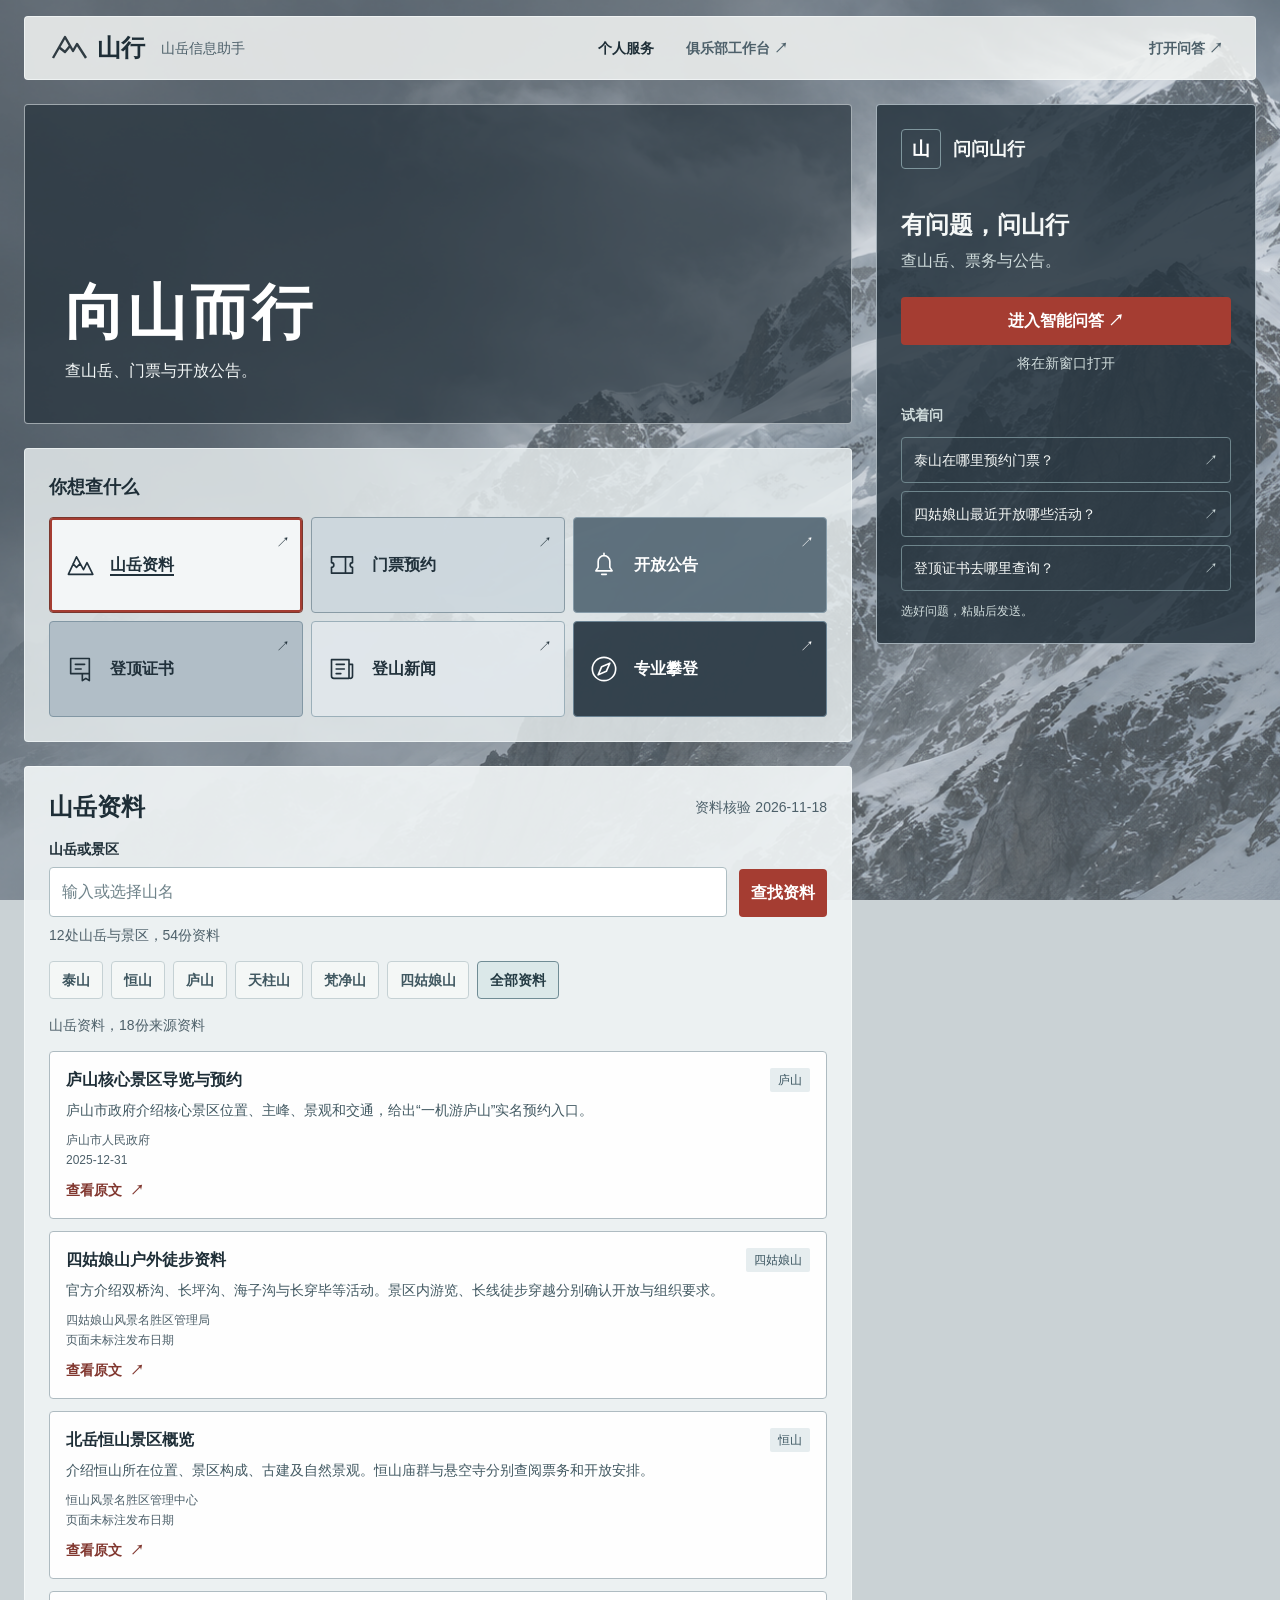
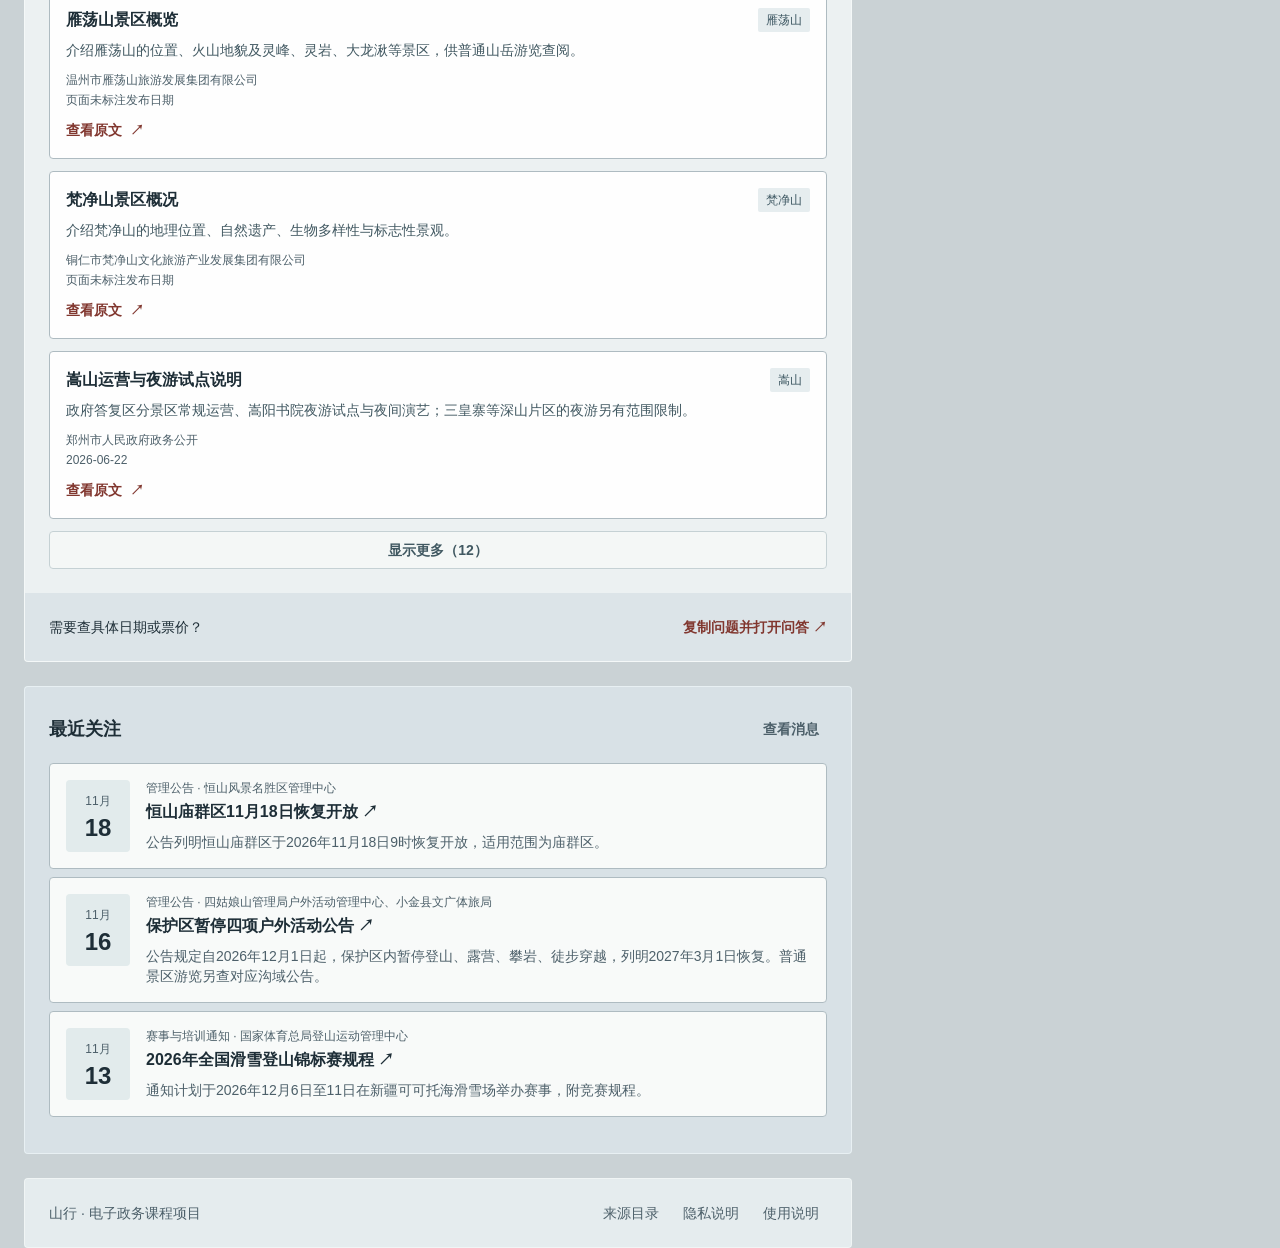
<file: index.html>
<!doctype html>
<html lang="zh-CN">
<head>
  <meta charset="UTF-8"><meta name="viewport" content="width=device-width,initial-scale=1">
  <title>山行 · 登山信息助手</title>
  <meta name="description" content="查询山岳资料、门票预约、开放公告、登顶证书和登山新闻，连接腾讯ADP智能问答。">
  <meta name="robots" content="noindex,nofollow"><meta name="theme-color" content="#263740">
  <meta property="og:title" content="山行 · 登山信息助手"><meta property="og:description" content="查清信息，再出发。"><meta property="og:type" content="website">
  <link rel="icon" href="./favicon.svg" type="image/svg+xml"><link rel="stylesheet" href="./style.css?v=fullpage-5">
</head>
<body>
<a href="#main" class="skip">跳到主要内容</a>
<header class="topbar">
  <a class="brand" href="./" aria-label="山行首页"><svg viewBox="0 0 40 40" aria-hidden="true"><path d="M4 30 16 9l8 14 4-7 9 14M11 20l5 4 5-6"/></svg><span class="heading-5">山行</span><span class="caption-2 brand-note">山岳信息助手</span></a>
  <nav aria-label="主导航"><a class="title-4 current" href="#main" aria-current="page">个人服务</a><a class="title-4" id="business-link" target="_blank" rel="noopener noreferrer">俱乐部工作台 <span aria-hidden="true">↗</span></a></nav>
  <button class="button-sm quiet" data-open-chat>打开问答 <span aria-hidden="true">↗</span></button>
</header>
<div class="layout">
<main id="main" class="main-content">
  <section class="welcome" aria-labelledby="welcome-title">
    <div class="welcome-copy"><h1 id="welcome-title" class="heading-3">向山而行</h1><p class="body-3">查山岳、门票与开放公告。</p></div>
  </section>
  <section class="services-section" aria-labelledby="services-title"><div class="section-title"><h2 id="services-title" class="title-2">你想查什么</h2></div><div class="services" id="services"></div></section>
  <section class="workspace" aria-labelledby="workspace-title">
    <div class="workspace-head"><div><p id="workspace-kicker" class="caption-1" hidden></p><h2 id="workspace-title" class="heading-5">山岳资料</h2></div><span class="caption-2" id="verified-date"></span></div>
    <form id="lookup-form" class="lookup-form"><div class="field"><label for="mountain" class="title-4">山岳或景区</label><input id="mountain" name="mountain" type="search" list="mountain-options" autocomplete="off" placeholder="输入或选择山名" maxlength="60" aria-describedby="lookup-help"><datalist id="mountain-options"></datalist></div><button class="button-md primary" type="submit">查找资料</button></form>
    <p class="caption-2" id="lookup-help"></p>
    <div class="mountain-pills" id="mountain-pills" aria-label="常用山岳"></div>
    <div id="lookup-status" class="caption-1" role="status" aria-live="polite"></div><div id="results"></div>
    <div class="ask-followup"><span class="body-6">需要查具体日期或票价？</span><button class="button-sm" id="ask-context">复制问题并打开问答 <span aria-hidden="true">↗</span></button></div>
  </section>
  <section class="news-section" aria-labelledby="news-title"><div class="section-title"><h2 id="news-title" class="title-2">最近关注</h2><button class="button-sm quiet" data-service="news">查看消息</button></div><div id="news-list" class="news-list"></div></section>
  <section class="faq-section" aria-labelledby="faq-title" hidden><h2 id="faq-title" class="title-2">常见问题</h2><div id="faq-list"></div></section>
  <footer class="footer"><p class="caption-2">山行 · 电子政务课程项目</p><div><button class="caption-1 quiet" id="sources-open">来源目录</button><button class="caption-1 quiet" data-legal="privacy">隐私说明</button><button class="caption-1 quiet" data-legal="terms">使用说明</button></div></footer>
</main>
<aside class="chat-panel" id="chat-panel" aria-labelledby="chat-title">
  <div class="chat-heading"><div class="assistant-mark" aria-hidden="true">山</div><div><h2 id="chat-title" class="title-2">问问山行</h2></div><button class="icon-button mobile-close" id="close-chat" aria-label="返回资料首页">×</button></div>
  <div class="question-guide" id="question-guide" hidden><p class="caption-1">本次问题</p><p class="body-6" id="prepared-question"></p><div><button class="button-sm" id="copy-question">复制问题</button><span class="caption-2" id="copy-status" role="status"></span></div></div>
  <div class="launch-pad"><h3 class="heading-5">有问题，问山行</h3><p class="body-3">查山岳、票务与公告。</p><a id="launch-chat" class="button-md primary" target="_blank" rel="noopener noreferrer">进入智能问答 ↗</a><p class="caption-2">将在新窗口打开</p><div class="quick-questions"><p class="title-4">试着问</p><button class="body-6" data-direct-question="泰山在哪里预约门票？只给官方入口和操作办法。">泰山在哪里预约门票？ <span aria-hidden="true">↗</span></button><button class="body-6" data-direct-question="帮我查四姑娘山最新的开放公告，区分普通景区游览、徒步穿越和大峰攀登。">四姑娘山最近开放哪些活动？ <span aria-hidden="true">↗</span></button><button class="body-6" data-direct-question="我想查询登顶证书，应该先找哪个颁发机构？">登顶证书去哪里查询？ <span aria-hidden="true">↗</span></button><p class="caption-5">选好问题，粘贴后发送。</p></div></div>
  <div class="chat-footer" hidden><a id="standalone-chat" target="_blank" rel="noopener noreferrer">独立窗口</a></div>
</aside>
</div>
<nav class="mobile-bottom" aria-label="手机导航"><button class="button-sm active" id="mobile-home">资料首页</button><button class="button-sm" data-open-chat>智能问答</button></nav>
<dialog id="info-dialog"><div class="dialog-head"><h2 class="heading-5" id="dialog-title"></h2><button class="icon-button" id="dialog-close" aria-label="关闭">×</button></div><div id="dialog-body"></div></dialog>
<script type="module" src="./app.js?v=knowledge-20261118"></script>
</body></html>
</file>
<file: style.css>
:root{--ink:#1e2e37;--muted:#4d606a;--snow:#eff2f1;--ice:#c4ced1;--line:#aebbc1;--rock:#303c43;--red:#a53d32;--curve:cubic-bezier(.22,1,.36,1)}
*{box-sizing:border-box}html{scroll-behavior:smooth}body{position:relative;isolation:isolate;min-height:100vh;margin:0;background:#cad2d5;color:var(--ink);font-family:Manrope,"PingFang SC","Microsoft YaHei",sans-serif;font-size:16px;line-height:24px}body::before{content:"";position:fixed;inset:0;z-index:-1;pointer-events:none;background:url("./assets/mountain.png") center 38%/cover no-repeat;opacity:.67}
button,input,select{font:inherit}button,a{touch-action:manipulation}button{border:0;background:transparent;color:inherit;cursor:pointer}a{color:inherit;text-decoration:none}a:hover{text-decoration:underline}p,h1,h2,h3{margin:0}p{text-wrap:pretty}h1,h2,h3{text-wrap:balance}svg{display:block}[hidden]{display:none!important}button:disabled{cursor:wait;opacity:.6}a:focus-visible,button:focus-visible,input:focus-visible,summary:focus-visible{outline:3px solid #c35847;outline-offset:4px}
.heading-3{font-size:36px;line-height:40px;font-weight:600}.heading-5{font-size:24px;line-height:32px;font-weight:600}.title-2{font-size:18px;line-height:28px;font-weight:600}.title-3{font-size:16px;line-height:24px;font-weight:600}.title-4{font-size:14px;line-height:20px;font-weight:600}.body-3{font-size:16px;line-height:24px}.body-6{font-size:14px;line-height:20px}.button-md{font-size:16px;line-height:24px;font-weight:600}.button-sm{font-size:14px;line-height:20px;font-weight:600}.caption-1{font-size:14px;line-height:20px;font-weight:500}.caption-2{font-size:14px;line-height:20px;color:var(--muted)}.caption-5{font-size:12px;line-height:16px;color:var(--muted)}
.skip{position:fixed;left:16px;top:-96px;z-index:100;background:#fff;padding:16px}.skip:focus{top:8px}.topbar{max-width:1500px;margin:16px auto 0;width:calc(100% - 48px);min-height:64px;padding:8px 24px;display:flex;align-items:center;justify-content:space-between;gap:24px;background:rgba(239,242,241,.88);border:1px solid rgba(246,249,249,.72);border-radius:4px}.brand{display:flex;gap:8px;align-items:center;white-space:nowrap}.brand:hover{text-decoration:none}.brand svg{width:40px;height:40px;fill:none;stroke:var(--rock);stroke-width:2.4;stroke-linejoin:round}.brand-note{margin-left:8px}.topbar nav{display:flex;align-items:center;gap:32px}.topbar nav a{color:var(--muted);padding:8px 0}.topbar nav .current{color:var(--ink)}.quiet{padding:8px;color:var(--muted)}
.layout{max-width:1500px;margin:24px auto 0;padding:0 24px;display:grid;grid-template-columns:minmax(0,1fr) minmax(320px,380px);align-items:start;gap:24px}.main-content{min-width:0}.welcome{position:relative;overflow:hidden;display:flex;align-items:flex-end;min-height:320px;padding:40px;background:rgba(30,43,53,.62);border:1px solid rgba(235,242,245,.58);border-radius:4px}.welcome-copy{position:relative;z-index:1;max-width:680px;color:#fff;text-shadow:none}.welcome h1{font-size:60px;line-height:60px;font-weight:600;letter-spacing:.04em}.welcome p{margin-top:16px;color:#f3f7f7}
.services-section{margin-top:24px;padding:24px;background:rgba(231,237,239,.84);border:1px solid rgba(244,248,249,.68);border-radius:4px}.section-title{display:flex;align-items:center;justify-content:space-between;gap:16px;margin-bottom:16px}.services{display:grid;grid-template-columns:repeat(3,minmax(0,1fr));gap:8px}.service{--card-surface:rgba(244,247,248,.96);--card-ink:#21313b;--card-line:#9caeb7;position:relative;display:flex;align-items:center;gap:16px;text-align:left;min-height:96px;padding:16px;background:var(--card-surface);color:var(--card-ink);border:1px solid var(--card-line);border-radius:4px;transition:transform .3s var(--curve)}
.service[data-service="guide"]{--card-surface:rgba(244,247,248,.96)}
.service[data-service="tickets"]{--card-surface:rgba(205,215,221,.96);--card-line:#899ba5}
.service[data-service="notices"]{--card-surface:rgba(89,108,120,.96);--card-ink:#fff;--card-line:#869ba8}
.service[data-service="certificates"]{--card-surface:rgba(175,189,198,.96);--card-line:#8297a4}
.service[data-service="news"]{--card-surface:rgba(224,231,235,.96);--card-line:#9bafb9}
.service[data-service="professional"]{--card-surface:rgba(45,60,71,.96);--card-ink:#fff;--card-line:#6b8393}
.service:focus-visible{outline:2px solid #f4f8f9;outline-offset:2px;box-shadow:0 0 0 6px #233540}.service:hover{transform:translateY(-2px)}.service:active{transform:translateY(1px)}.service.selected{border-color:#79372e;box-shadow:inset 0 0 0 2px var(--red)}.service.selected .title-3{text-decoration:underline;text-decoration-thickness:2px;text-underline-offset:4px}.service .service-icon{width:28px;height:28px;flex:0 0 28px;color:var(--card-ink)}.service .title-3{padding-right:16px}.service .caption-5{display:none}.service .small-arrow{position:absolute;right:12px;top:12px;color:var(--card-ink);font-size:14px}
.workspace{scroll-margin-top:24px;margin-top:24px;background:rgba(239,243,244,.94);border:1px solid rgba(247,250,250,.78);border-radius:4px;overflow:hidden}.workspace-head{display:flex;align-items:center;justify-content:space-between;gap:16px;padding:24px 24px 16px}.workspace-head>span{text-align:right}.lookup-form{display:flex;align-items:flex-end;gap:12px;padding:0 24px}.field{flex:1;min-width:0}.field label{display:block;margin-bottom:8px}input{width:100%;min-height:48px;padding:12px;border:1px solid #aebec3;border-radius:4px;background:#fff;color:var(--ink)}input::placeholder{color:#6f838a}.primary{display:inline-flex;align-items:center;justify-content:center;min-height:48px;padding:8px 12px;border-radius:4px;background:var(--red);color:#fff;text-align:center}.primary:hover{background:#843126;color:#fff;text-decoration:none}.lookup-form>.primary{flex-shrink:0}#lookup-help{padding:8px 24px 0}.mountain-pills{display:flex;flex-wrap:wrap;gap:8px;padding:16px 24px}.pill{padding:8px 12px;border:1px solid #c5d1d4;border-radius:4px;background:#f4f7f6;color:#405861}.pill.active{background:#dbe8e9;border-color:#708c95;color:#233a43}#lookup-status{padding:0 24px;color:var(--muted)}#lookup-status:not(:empty){padding-bottom:16px}#results{display:grid;gap:12px;padding:0 24px 24px}.source-card{min-width:0;padding:16px;border:1px solid var(--line);border-radius:4px;background:rgba(255,255,255,.94)}.source-top{display:flex;align-items:flex-start;justify-content:space-between;gap:16px;margin-bottom:8px}.source-card .body-6{margin:8px 0 12px;color:#425962}.source-card .caption-5{display:block}.source-card .source-date{margin-top:4px}.source-card a{display:inline-flex;align-items:center;gap:8px;color:#81372f}.badge{display:inline-block;padding:4px 8px;background:#e6edef;color:#3c5661;font-size:12px;line-height:16px;font-weight:500;border-radius:2px;white-space:nowrap}.notice-summary,.info-block{padding:16px;border-radius:4px;background:#dbe3e7}.notice-summary{border:1px solid #b9cbcd}.notice-summary p,.info-block p+p{margin-top:8px}.notice-summary .dates{display:flex;flex-wrap:wrap;gap:8px 24px;margin:12px 0}.notice-summary a,.inline-link{color:#81372f}.info-block ul,.info-block ol{padding-left:24px;margin:12px 0}.info-block li+li{margin-top:8px}.inline-link{display:inline-flex;align-items:center;gap:8px;margin-top:12px}.ask-followup{display:flex;align-items:center;justify-content:space-between;gap:16px;padding:16px 24px;background:#dce4e8}.ask-followup button{padding:8px 0;color:#81372f}.empty{padding:24px;background:#e9f0f0;border-radius:4px}.empty h3{margin-bottom:8px}.empty p{margin-bottom:16px;color:var(--muted)}.empty button{padding:8px 12px;border-radius:4px;background:var(--rock);color:#fff}
.news-section{margin-top:24px;padding:24px;background:rgba(218,227,232,.90);border:1px solid rgba(239,245,248,.72);border-radius:4px}.news-list{display:grid;gap:8px;margin-bottom:12px}.news-item{display:flex;align-items:flex-start;gap:16px;padding:16px;background:#f8faf9;border:1px solid var(--line);border-radius:4px}.news-date{width:64px;flex:0 0 64px;padding:8px;text-align:center;background:#e2ebec;border-radius:4px}.news-date strong{display:block;font-size:24px;line-height:32px;font-weight:600}.news-content{min-width:0}.news-content .caption-5{margin-bottom:4px}.news-content .body-6{margin-top:8px;color:var(--muted)}.faq-section{margin-top:32px}.faq-section h2{margin-bottom:16px}details{padding:16px 0;border-bottom:1px solid var(--line)}summary{cursor:pointer;font-size:14px;line-height:20px;font-weight:600}details p{max-width:680px;margin-top:12px;color:var(--muted);font-size:14px;line-height:20px}.footer{display:flex;align-items:center;justify-content:space-between;gap:16px;margin-top:24px;padding:16px 24px;background:rgba(232,239,241,.90);border:1px solid rgba(244,248,249,.72);border-radius:4px}.footer>div{display:flex;flex-wrap:wrap;gap:8px}
.chat-panel{position:sticky;top:24px;display:flex;flex-direction:column;min-height:0;overflow:hidden;background:rgba(39,53,63,.86);color:#f5f8f7;border:1px solid rgba(216,229,236,.68);border-radius:4px}.chat-heading{display:flex;align-items:center;gap:12px;padding:24px 24px 16px}.assistant-mark{display:grid;place-items:center;width:40px;height:40px;border:1px solid #7f969d;color:#fff;border-radius:4px;font-size:18px;line-height:28px;font-weight:600}.chat-heading .caption-2,.chat-panel .caption-2,.chat-panel .caption-5{color:#d1dddd}.question-guide{padding:16px 24px;background:rgba(52,74,84,.92)}.question-guide>p+p{max-height:96px;margin-top:4px;overflow:auto}.question-guide>div{display:flex;align-items:center;gap:12px;margin-top:8px}.question-guide button{padding:8px 12px;background:#fff;border-radius:4px;color:var(--ink)}.launch-pad{padding:24px}.launch-pad>.body-3{margin-top:8px;color:#d1dddd}.launch-pad>.primary{width:100%;margin-top:24px}.launch-pad>.caption-2{margin-top:8px;text-align:center}.quick-questions{display:grid;gap:8px;margin-top:32px}.quick-questions>.title-4{margin-bottom:4px;color:#d1dddd}.quick-questions>button{display:flex;align-items:center;justify-content:space-between;gap:8px;padding:12px;text-align:left;border:1px solid #6e858c;border-radius:4px;color:#f5f8f7}.quick-questions>button:hover{background:#354d57}.quick-questions>button>span{color:#d1dddd}.quick-questions>.caption-5{margin-top:4px}.mobile-close,.mobile-bottom{display:none}.icon-button{width:32px;height:32px;border-radius:4px;background:#e3eaeb;color:var(--ink);font-size:24px;line-height:32px}.chat-panel .icon-button{background:#415a64;color:#fff}
dialog{width:min(680px,calc(100% - 32px));max-height:80vh;padding:24px;border:1px solid var(--line);border-radius:4px;background:#fff;color:var(--ink)}dialog::backdrop{background:#17242fb3;backdrop-filter:blur(4px)}.dialog-head{display:flex;align-items:center;justify-content:space-between;gap:16px;margin-bottom:24px}#dialog-body{display:grid;gap:12px}#dialog-body .body-3{margin-bottom:8px}.not-found{max-width:680px;margin:96px auto;padding:24px;background:rgba(239,243,244,.94);border:1px solid rgba(247,250,250,.78);border-radius:4px}.not-found p{margin:24px 0}
@media(max-width:1150px){.layout{grid-template-columns:minmax(0,1fr) 320px;gap:16px}.brand-note{display:none}.welcome{min-height:320px;padding:32px}.welcome h1{font-size:48px;line-height:48px}.service{gap:8px;padding:12px}.service .title-3{font-size:14px;line-height:20px}}
@media(max-width:900px){.layout{display:block;max-width:760px}.topbar{max-width:712px}.topbar>.quiet{display:none}.chat-panel{display:none;position:fixed;inset:0;z-index:30;height:100dvh;max-height:none;border-radius:0;overflow-y:auto}.chat-panel.is-open{display:flex}.mobile-close{display:block;margin-left:auto}.mobile-bottom{display:flex;position:fixed;z-index:15;bottom:0;left:0;right:0;justify-content:center;gap:8px;padding:8px 16px max(8px,env(safe-area-inset-bottom));background:#f9fbfaf2;backdrop-filter:blur(12px);border-top:1px solid var(--line)}.mobile-bottom button{width:50%;max-width:240px;padding:12px;border-radius:4px;color:var(--muted)}.mobile-bottom button.active{background:#dce7e9;color:var(--ink)}.main-content{padding-bottom:64px}body.chat-open{overflow:hidden}}
@media(max-width:540px){body::before{background-position:72% center}.services-section,.news-section{padding:16px}.footer{padding:16px}.topbar{width:calc(100% - 24px);margin-top:8px;padding:8px 12px;gap:12px}.brand svg{width:32px;height:32px}.brand .heading-5{font-size:20px;line-height:28px}.topbar nav{gap:16px}.topbar nav a{font-size:12px;line-height:16px}.layout{margin-top:16px;padding:0 12px}.welcome{min-height:280px;padding:24px;background-position:60% center}.welcome h1{font-size:36px;line-height:40px}.welcome p{font-size:14px;line-height:20px}.services{grid-template-columns:repeat(2,minmax(0,1fr))}.service{min-height:72px;padding:12px;gap:8px}.service .service-icon{width:24px;height:24px;flex-basis:24px}.workspace-head{padding:16px}.workspace-head .heading-5{font-size:20px;line-height:28px}.workspace-head>span{font-size:12px;line-height:16px;white-space:nowrap}.lookup-form{gap:8px;padding:0 16px}.lookup-form>.primary{font-size:14px;line-height:20px}.field label{font-size:12px;line-height:16px}#lookup-help{padding:8px 16px 0}.mountain-pills{padding:16px}#lookup-status{padding-left:16px;padding-right:16px}#results{padding:0 16px 16px}.source-card{padding:12px}.source-top{gap:8px}.source-top .badge{white-space:normal;flex-shrink:0;max-width:64px;text-align:center}.ask-followup{align-items:flex-start;flex-direction:column;gap:4px;padding:12px 16px}.news-item{gap:12px;padding:12px}.news-date{width:48px;flex-basis:48px;padding:4px}.news-date strong{font-size:20px;line-height:28px}.footer{align-items:flex-start;flex-direction:column}.footer>div{gap:4px}.notice-summary .dates{display:block}.dates span{display:block;margin-top:8px}.source-card a{overflow-wrap:anywhere}}
@media(prefers-reduced-motion:reduce){html{scroll-behavior:auto}.service:hover,.service:active{transform:none}*,*::before,*::after{animation-duration:.01ms!important;transition-duration:.01ms!important}}
</file>
